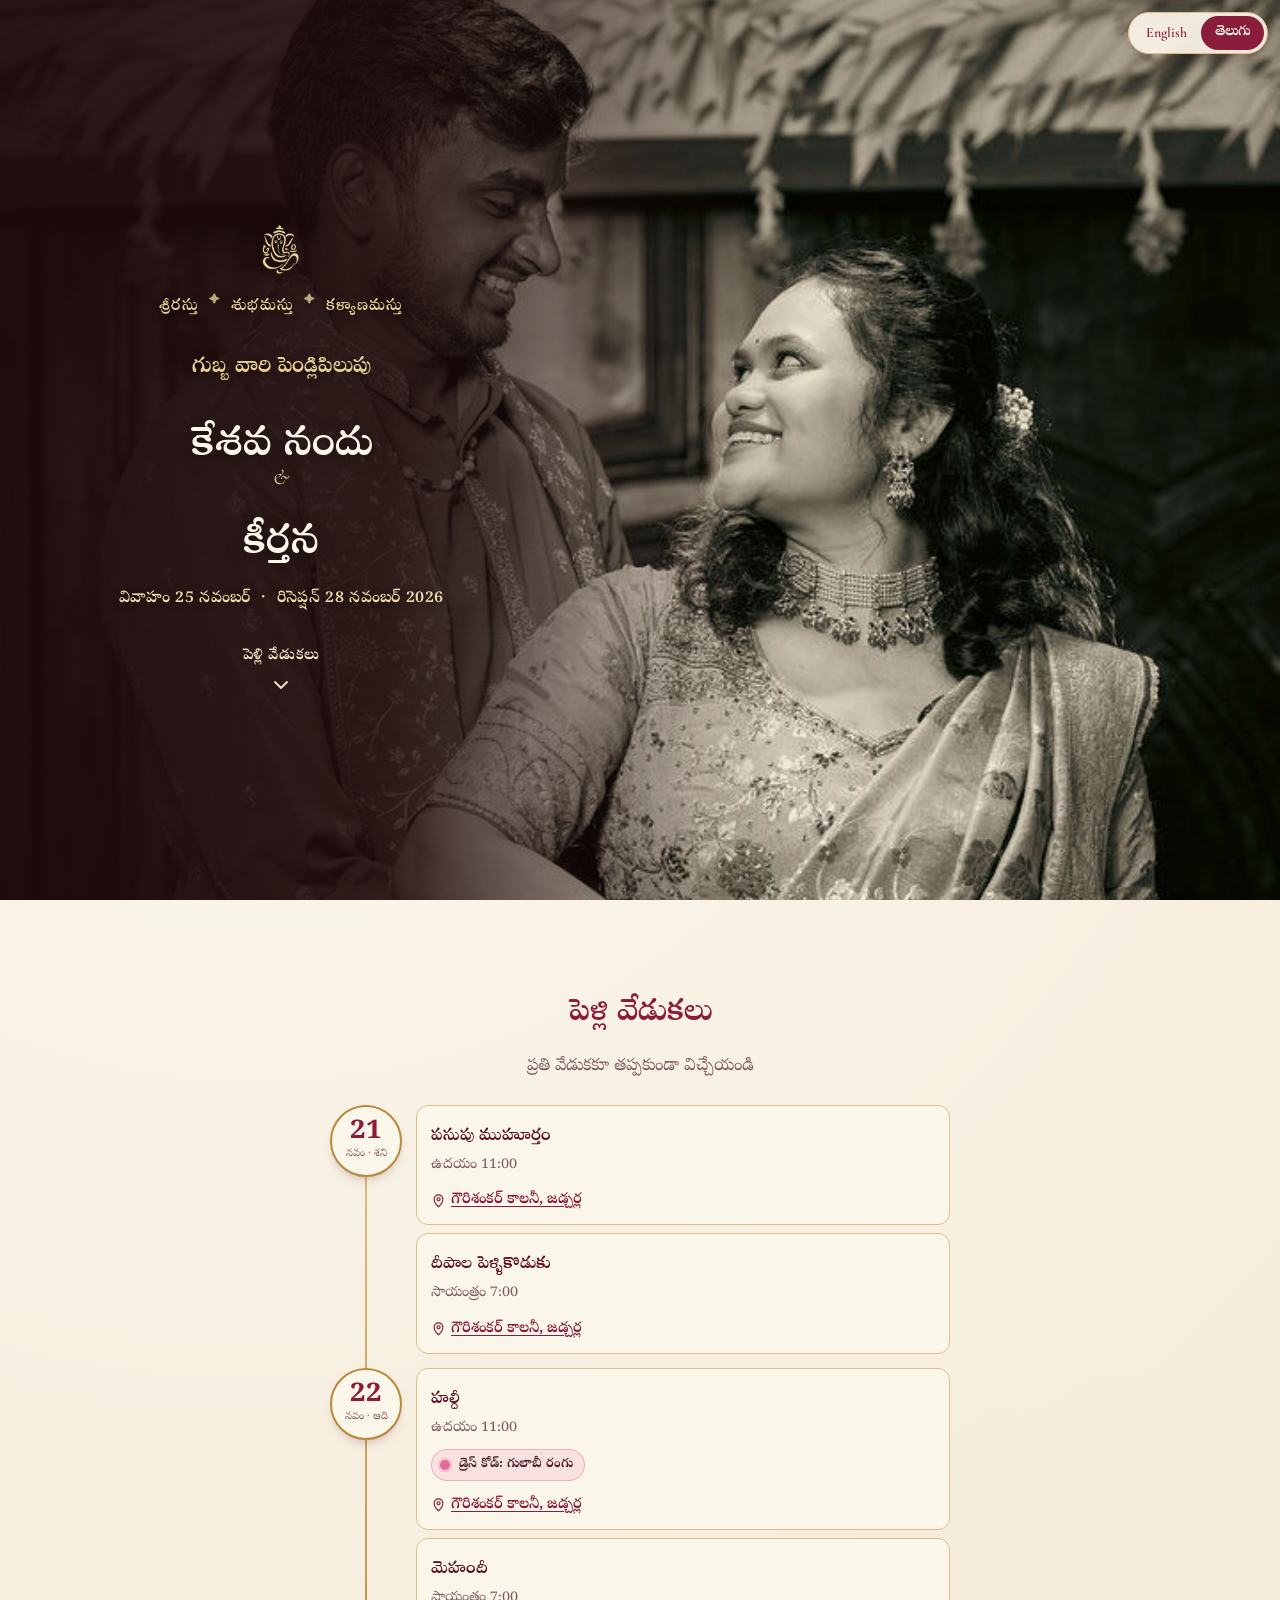
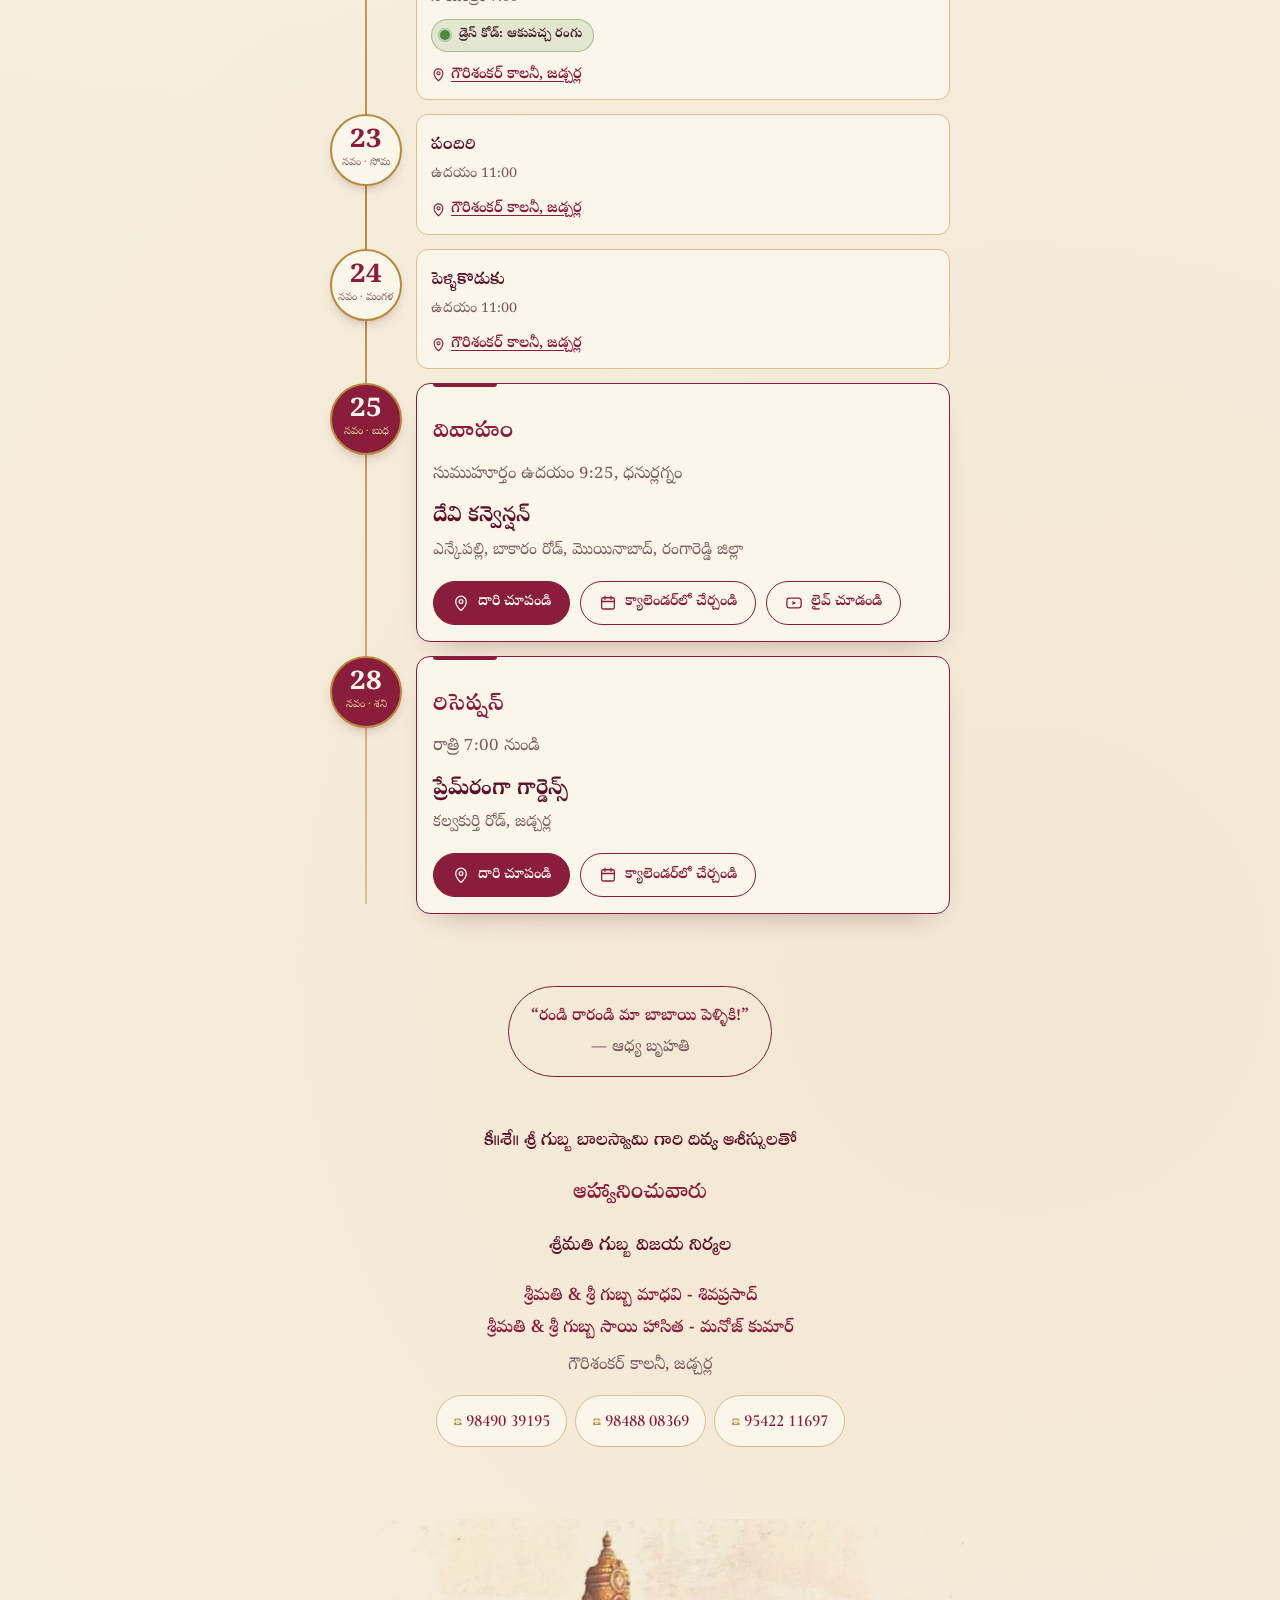
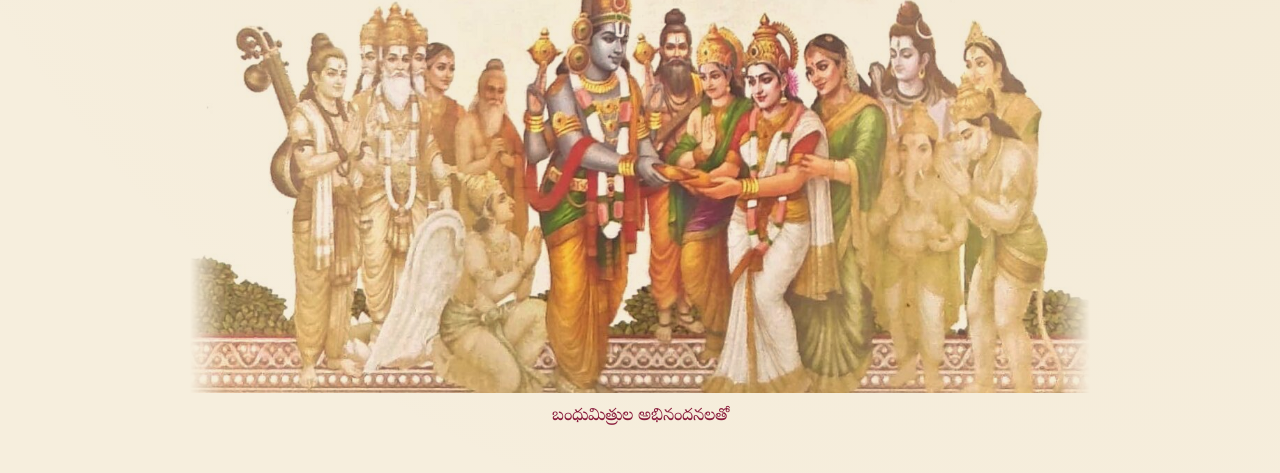
<file: index.html>
<!doctype html>
<html lang="te" data-lang="te">
<head>
<meta charset="utf-8">
<meta name="viewport" content="width=device-width, initial-scale=1, viewport-fit=cover">
<title>Keshava Nandu weds Keerthana</title>
<meta name="description" content="Gubba vari Pendli Pilupu — the wedding of Chi. Keshava Nandu with Chi.La.Sou. Keerthana, Wednesday 25 November 2026, 9:25 AM, Devi Convention.">
<!-- Private family invitation: ask search engines not to list it -->
<meta name="robots" content="noindex, nofollow">
<meta name="theme-color" content="#8a1c3c">

<!-- WhatsApp / social link preview -->
<meta property="og:type" content="website">
<meta property="og:title" content="గుబ్బ వారి పెండ్లిపిలుపు · కేశవ నందు &amp; కీర్తన">
<meta property="og:description" content="వివాహం 25 నవంబర్ · రిసెప్షన్ 28 నవంబర్ 2026">
<meta property="og:url" content="https://manoj036.github.io/keshava-nandu-weds-keerthana/">
<meta property="og:image" content="https://manoj036.github.io/keshava-nandu-weds-keerthana/assets/art/og-invite-te.jpg">
<meta property="og:image:width" content="1200">
<meta property="og:image:height" content="630">
<meta property="og:image:type" content="image/jpeg">
<meta property="og:image:alt" content="కేశవ నందు &amp; కీర్తన. వివాహం 25 నవంబర్, రిసెప్షన్ 28 నవంబర్ 2026">
<meta property="og:site_name" content="గుబ్బ వారి పెండ్లిపిలుపు">
<meta property="og:locale" content="te_IN">
<meta name="twitter:card" content="summary_large_image">

<link rel="icon" href="assets/art/ganesha.png" type="image/png">
<link rel="preconnect" href="https://fonts.googleapis.com">
<link rel="preconnect" href="https://fonts.gstatic.com" crossorigin>
<link href="https://fonts.googleapis.com/css2?family=Cormorant+Garamond:ital,wght@0,400;0,500;0,600;0,700;1,500&family=Great+Vibes&family=Noto+Serif+Telugu:wght@400;500;600;700&family=Sree+Krushnadevaraya&display=swap" rel="stylesheet">
<link rel="preload" as="image" href="assets/img/hero-tall.jpg" media="(max-width: 700px)">
<link rel="preload" as="image" href="assets/img/hero-wide.jpg" media="(min-width: 701px)">
<link rel="stylesheet" href="assets/css/style.css">
</head>
<body>
<div class="petals" id="petals" aria-hidden="true"></div>


<!-- Language toggle -->
<div class="lang-toggle" role="group" aria-label="Language / భాష">
  <button type="button" data-set-lang="en" aria-pressed="false">English</button>
  <button type="button" data-set-lang="te" aria-pressed="true" lang="te">తెలుగు</button>
</div>

<main>

  <!-- ============ HERO ============ -->
  <header class="hero">
    <picture class="hero-bg">
      <source media="(max-width: 700px)" srcset="assets/img/hero-tall.jpg">
      <img src="assets/img/hero-wide.jpg" alt="Keshava Nandu and Keerthana" width="1600" height="1067" fetchpriority="high">
    </picture>
    <div class="hero-shade" aria-hidden="true"></div>

    <div class="hero-content">
      <img class="hero-ganesha" src="assets/art/ganesha-gold.png" alt="Sri Ganesha" width="270" height="320">
      <p class="trio">
        <span data-l="en">Srirasthu</span><span data-l="te">శ్రీరస్తు</span>
        <i aria-hidden="true">✦</i>
        <span data-l="en">Shubhamasthu</span><span data-l="te">శుభమస్తు</span>
        <i aria-hidden="true">✦</i>
        <span data-l="en">Kalyanamasthu</span><span data-l="te">కళ్యాణమస్తు</span>
      </p>
      <p class="hero-kicker">
        <span data-l="en">You are cordially invited to the wedding of</span>
        <span data-l="te">గుబ్బ వారి పెండ్లిపిలుపు</span>
      </p>
      <h1 class="hero-names">
        <span data-l="en">Keshava Nandu</span><span data-l="te" class="te-nm">కేశవ నందు</span>
        <span class="amp" aria-hidden="true">&amp;</span>
        <span data-l="en">Keerthana</span><span data-l="te" class="te-nm">కీర్తన</span>
      </h1>
      <p class="hero-dates">
        <span data-l="en"><span class="hd">Wedding 25 November</span><span class="hd-dot"> &nbsp;·&nbsp; </span><span class="hd">Reception 28 November 2026</span></span>
        <span data-l="te"><span class="hd">వివాహం 25 నవంబర్</span><span class="hd-dot"> &nbsp;·&nbsp; </span><span class="hd">రిసెప్షన్ 28 నవంబర్ 2026</span></span>
      </p>
      <a class="hero-cue" href="#events">
        <span data-l="en">Wedding events</span><span data-l="te">పెళ్లి వేడుకలు</span>
        <svg viewBox="0 0 24 24" aria-hidden="true"><path d="M6 9l6 6 6-6" fill="none" stroke="currentColor" stroke-width="1.8" stroke-linecap="round" stroke-linejoin="round"/></svg>
      </a>
    </div>
  </header>

  <!-- ============ EVENTS ============ -->
  <section class="events" id="events">
    <h2 class="section-title">
      <span data-l="en">Wedding Events</span><span data-l="te">పెళ్లి వేడుకలు</span>
    </h2>
    <p class="events-sub">
      <span data-l="en">Please join us for each one</span>
      <span data-l="te">ప్రతి వేడుకకూ తప్పకుండా విచ్చేయండి</span>
    </p>
    <ol class="timeline">
      <li class="tl-day">
        <div class="tl-date"><b>21</b><span data-l="en">Nov · Sat</span><span data-l="te">నవం · శని</span></div>
        <div class="tl-items">
          <div class="tl-ev"><h3><span data-l="en">Pasupu Muhurtham</span><span data-l="te">పసుపు ముహూర్తం</span></h3><p><span data-l="en">Morning · 11:00 AM</span><span data-l="te">ఉదయం 11:00</span></p>
            <a class="tl-pin" href="https://maps.app.goo.gl/qqaBnCXcWdu9dxw76" target="_blank" rel="noopener"><svg viewBox="0 0 24 24" aria-hidden="true"><path d="M12 22s7-6.2 7-12a7 7 0 10-14 0c0 5.8 7 12 7 12z" fill="none" stroke="currentColor" stroke-width="1.8"/><circle cx="12" cy="10" r="2.5" fill="none" stroke="currentColor" stroke-width="1.8"/></svg><span data-l="en">Gowrishankar Colony, Jadcherla</span><span data-l="te">గౌరిశంకర్ కాలనీ, జడ్చర్ల</span></a></div>
          <div class="tl-ev"><h3><span data-l="en">Deepala Pellikoduku</span><span data-l="te">దీపాల పెళ్ళికొడుకు</span></h3><p><span data-l="en">Evening · 7:00 PM</span><span data-l="te">సాయంత్రం 7:00</span></p>
            <a class="tl-pin" href="https://maps.app.goo.gl/qqaBnCXcWdu9dxw76" target="_blank" rel="noopener"><svg viewBox="0 0 24 24" aria-hidden="true"><path d="M12 22s7-6.2 7-12a7 7 0 10-14 0c0 5.8 7 12 7 12z" fill="none" stroke="currentColor" stroke-width="1.8"/><circle cx="12" cy="10" r="2.5" fill="none" stroke="currentColor" stroke-width="1.8"/></svg><span data-l="en">Gowrishankar Colony, Jadcherla</span><span data-l="te">గౌరిశంకర్ కాలనీ, జడ్చర్ల</span></a></div>
        </div>
      </li>
      <li class="tl-day">
        <div class="tl-date"><b>22</b><span data-l="en">Nov · Sun</span><span data-l="te">నవం · ఆది</span></div>
        <div class="tl-items">
          <div class="tl-ev"><h3><span data-l="en">Haldi</span><span data-l="te">హల్దీ</span></h3><p><span data-l="en">Morning · 11:00 AM</span><span data-l="te">ఉదయం 11:00</span></p>
            <span class="dress" style="--dc:#e86a9a"><span data-l="en">Dress code: Pink</span><span data-l="te">డ్రెస్ కోడ్: గులాబీ రంగు</span></span>
            <a class="tl-pin" href="https://maps.app.goo.gl/qqaBnCXcWdu9dxw76" target="_blank" rel="noopener"><svg viewBox="0 0 24 24" aria-hidden="true"><path d="M12 22s7-6.2 7-12a7 7 0 10-14 0c0 5.8 7 12 7 12z" fill="none" stroke="currentColor" stroke-width="1.8"/><circle cx="12" cy="10" r="2.5" fill="none" stroke="currentColor" stroke-width="1.8"/></svg><span data-l="en">Gowrishankar Colony, Jadcherla</span><span data-l="te">గౌరిశంకర్ కాలనీ, జడ్చర్ల</span></a></div>
          <div class="tl-ev"><h3><span data-l="en">Mehandi</span><span data-l="te">మెహందీ</span></h3><p><span data-l="en">Evening · 7:00 PM</span><span data-l="te">సాయంత్రం 7:00</span></p>
            <span class="dress" style="--dc:#4f8a3c"><span data-l="en">Dress code: Green</span><span data-l="te">డ్రెస్ కోడ్: ఆకుపచ్చ రంగు</span></span>
            <a class="tl-pin" href="https://maps.app.goo.gl/qqaBnCXcWdu9dxw76" target="_blank" rel="noopener"><svg viewBox="0 0 24 24" aria-hidden="true"><path d="M12 22s7-6.2 7-12a7 7 0 10-14 0c0 5.8 7 12 7 12z" fill="none" stroke="currentColor" stroke-width="1.8"/><circle cx="12" cy="10" r="2.5" fill="none" stroke="currentColor" stroke-width="1.8"/></svg><span data-l="en">Gowrishankar Colony, Jadcherla</span><span data-l="te">గౌరిశంకర్ కాలనీ, జడ్చర్ల</span></a></div>
        </div>
      </li>
      <li class="tl-day">
        <div class="tl-date"><b>23</b><span data-l="en">Nov · Mon</span><span data-l="te">నవం · సోమ</span></div>
        <div class="tl-items">
          <div class="tl-ev"><h3><span data-l="en">Pandiri</span><span data-l="te">పందిరి</span></h3><p><span data-l="en">Morning · 11:00 AM</span><span data-l="te">ఉదయం 11:00</span></p>
            <a class="tl-pin" href="https://maps.app.goo.gl/qqaBnCXcWdu9dxw76" target="_blank" rel="noopener"><svg viewBox="0 0 24 24" aria-hidden="true"><path d="M12 22s7-6.2 7-12a7 7 0 10-14 0c0 5.8 7 12 7 12z" fill="none" stroke="currentColor" stroke-width="1.8"/><circle cx="12" cy="10" r="2.5" fill="none" stroke="currentColor" stroke-width="1.8"/></svg><span data-l="en">Gowrishankar Colony, Jadcherla</span><span data-l="te">గౌరిశంకర్ కాలనీ, జడ్చర్ల</span></a></div>
        </div>
      </li>
      <li class="tl-day">
        <div class="tl-date"><b>24</b><span data-l="en">Nov · Tue</span><span data-l="te">నవం · మంగళ</span></div>
        <div class="tl-items">
          <div class="tl-ev"><h3><span data-l="en">Pellikoduku</span><span data-l="te">పెళ్ళికొడుకు</span></h3><p><span data-l="en">Morning · 11:00 AM</span><span data-l="te">ఉదయం 11:00</span></p>
            <a class="tl-pin" href="https://maps.app.goo.gl/qqaBnCXcWdu9dxw76" target="_blank" rel="noopener"><svg viewBox="0 0 24 24" aria-hidden="true"><path d="M12 22s7-6.2 7-12a7 7 0 10-14 0c0 5.8 7 12 7 12z" fill="none" stroke="currentColor" stroke-width="1.8"/><circle cx="12" cy="10" r="2.5" fill="none" stroke="currentColor" stroke-width="1.8"/></svg><span data-l="en">Gowrishankar Colony, Jadcherla</span><span data-l="te">గౌరిశంకర్ కాలనీ, జడ్చర్ల</span></a></div>
        </div>
      </li>
      <li class="tl-day main">
        <div class="tl-date"><b>25</b><span data-l="en">Nov · Wed</span><span data-l="te">నవం · బుధ</span></div>
        <div class="tl-items">
          <article class="event tl-card">
            <h3><span data-l="en">Wedding</span><span data-l="te">వివాహం</span></h3>
            <p class="ev-time">
              <span data-l="en">Sumuhurtham 9:25 AM, Dhanur Lagnam</span>
              <span data-l="te">సుముహూర్తం ఉదయం 9:25, ధనుర్లగ్నం</span>
            </p>
            <p class="ev-venue"><span data-l="en">Devi Convention</span><span data-l="te">దేవి కన్వెన్షన్</span></p>
            <p class="ev-addr">
              <span data-l="en">Yenkepalle, Bakaram Road, Moinabad, Ranga Reddy District</span>
              <span data-l="te">ఎన్కేపల్లి, బాకారం రోడ్, మొయినాబాద్, రంగారెడ్డి జిల్లా</span>
            </p>
            <div class="ev-actions">
              <a class="btn primary" href="https://maps.app.goo.gl/5psFfZjRLcySoqzb9" target="_blank" rel="noopener">
                <svg viewBox="0 0 24 24" aria-hidden="true"><path d="M12 22s7-6.2 7-12a7 7 0 10-14 0c0 5.8 7 12 7 12z" fill="none" stroke="currentColor" stroke-width="1.7"/><circle cx="12" cy="10" r="2.5" fill="none" stroke="currentColor" stroke-width="1.7"/></svg>
                <span data-l="en">Directions</span><span data-l="te">దారి చూపండి</span>
              </a>
              <details class="cal">
                <summary class="btn">
                  <svg viewBox="0 0 24 24" aria-hidden="true"><rect x="3.5" y="5" width="17" height="15" rx="2" fill="none" stroke="currentColor" stroke-width="1.7"/><path d="M3.5 10h17M8 3v4M16 3v4" stroke="currentColor" stroke-width="1.7" stroke-linecap="round"/></svg>
                  <span data-l="en">Add to calendar</span><span data-l="te">క్యాలెండర్‌లో చేర్చండి</span>
                </summary>
                <div class="cal-menu">
                  <a href="assets/cal/muhurtham.ics" download>Apple / Outlook (.ics)</a>
                  <a href="https://calendar.google.com/calendar/render?action=TEMPLATE&amp;text=Keshava%20Nandu%20weds%20Keerthana%20%E2%80%94%20Sumuhurtham&amp;dates=20261125T035500Z/20261125T070000Z&amp;details=Sumuhurtham%20at%2009%3A25%20AM%20(Dhanur%20Lagnam).%20Map%3A%20https%3A%2F%2Fmaps.app.goo.gl%2F5psFfZjRLcySoqzb9&amp;location=Devi%20Convention%2C%20Yenkepalle%2C%20Bakaram%20Road%2C%20Moinabad%2C%20Ranga%20Reddy%20District" target="_blank" rel="noopener">Google Calendar</a>
                </div>
              </details>
              <a class="btn" href="https://youtube.com/live/WAI4tVVlI8w" target="_blank" rel="noopener" aria-label="Keshava Nandu &amp; Keerthana Wedding Ceremony Live Link">
                <svg viewBox="0 0 24 24" aria-hidden="true"><rect x="2.5" y="5.5" width="19" height="13" rx="3.5" fill="none" stroke="currentColor" stroke-width="1.7"/><path d="M10 9.3v5.4l4.8-2.7z" fill="currentColor"/></svg>
                <span data-l="en">Watch live</span><span data-l="te">లైవ్ చూడండి</span>
              </a>
            </div>
          </article>
        </div>
      </li>
      <li class="tl-day main">
        <div class="tl-date"><b>28</b><span data-l="en">Nov · Sat</span><span data-l="te">నవం · శని</span></div>
        <div class="tl-items">
          <article class="event tl-card">
            <h3><span data-l="en">Reception</span><span data-l="te">రిసెప్షన్</span></h3>
            <p class="ev-time">
              <span data-l="en">7:00 PM onwards</span>
              <span data-l="te">రాత్రి 7:00 నుండి</span>
            </p>
            <p class="ev-venue"><span data-l="en">Premranga Gardens</span><span data-l="te">ప్రేమ్‌రంగా గార్డెన్స్</span></p>
            <p class="ev-addr">
              <span data-l="en">Kalwakurthy Road, Jadcherla</span>
              <span data-l="te">కల్వకుర్తి రోడ్, జడ్చర్ల</span>
            </p>
            <div class="ev-actions">
              <a class="btn primary" href="https://g.co/kgs/dx36Kz" target="_blank" rel="noopener">
                <svg viewBox="0 0 24 24" aria-hidden="true"><path d="M12 22s7-6.2 7-12a7 7 0 10-14 0c0 5.8 7 12 7 12z" fill="none" stroke="currentColor" stroke-width="1.7"/><circle cx="12" cy="10" r="2.5" fill="none" stroke="currentColor" stroke-width="1.7"/></svg>
                <span data-l="en">Directions</span><span data-l="te">దారి చూపండి</span>
              </a>
              <details class="cal">
                <summary class="btn">
                  <svg viewBox="0 0 24 24" aria-hidden="true"><rect x="3.5" y="5" width="17" height="15" rx="2" fill="none" stroke="currentColor" stroke-width="1.7"/><path d="M3.5 10h17M8 3v4M16 3v4" stroke="currentColor" stroke-width="1.7" stroke-linecap="round"/></svg>
                  <span data-l="en">Add to calendar</span><span data-l="te">క్యాలెండర్‌లో చేర్చండి</span>
                </summary>
                <div class="cal-menu">
                  <a href="assets/cal/reception.ics" download>Apple / Outlook (.ics)</a>
                  <a href="https://calendar.google.com/calendar/render?action=TEMPLATE&amp;text=Keshava%20Nandu%20%26%20Keerthana%20%E2%80%94%20Reception&amp;dates=20261128T133000Z/20261128T173000Z&amp;details=Reception%2C%207%3A00%20PM%20onwards.%20Map%3A%20https%3A%2F%2Fg.co%2Fkgs%2Fdx36Kz&amp;location=Premranga%20Gardens%2C%20Kalwakurthy%20Road%2C%20Jadcherla" target="_blank" rel="noopener">Google Calendar</a>
                </div>
              </details>
            </div>
          </article>
        </div>
      </li>
    </ol>


  </section>

  <!-- ============ INVITED BY ============ -->
  <section class="hosts">
    <p class="niece">
      <span data-l="en">“Randi Rarandi Maa Babai Pelliki!”</span>
      <span data-l="te">“రండి రారండి మా బాబాయి పెళ్ళికి!”</span>
      <em class="niece-tr" data-l="en">Come, come to my Babai’s wedding!</em>
      <small><span data-l="en">— Aadhya Bruhathi</span><span data-l="te">— ఆధ్య బృహతి</span></small>
    </p>

    <p class="hosts-blessing">
      <span data-l="en">With the blessings of Late Sri Gubba Balaswamy</span>
      <span data-l="te">కీ॥శే॥ శ్రీ గుబ్బ బాలస్వామి గారి దివ్య ఆశీస్సులతో</span>
    </p>
    <h2 class="section-title small">
      <span data-l="en">Invited by</span><span data-l="te">ఆహ్వానించువారు</span>
    </h2>
    <p class="host-main">
      <span data-l="en">Smt. Gubba Vijaya Nirmala</span>
      <span data-l="te">శ్రీమతి గుబ్బ విజయ నిర్మల</span>
    </p>
    <p class="host-family">
      <span data-l="en">Smt. &amp; Sri Gubba Madhavi – Shivaprasad<br>Smt. &amp; Sri Gubba Sai Hasitha – Manoj Kumar</span>
      <span data-l="te">శ్రీమతి &amp; శ్రీ గుబ్బ మాధవి - శివప్రసాద్<br>శ్రీమతి &amp; శ్రీ గుబ్బ సాయి హాసిత - మనోజ్ కుమార్</span>
    </p>
    <p class="host-addr">
      <span data-l="en">Gowrishankar Colony, Jadcherla</span>
      <span data-l="te">గౌరిశంకర్ కాలనీ, జడ్చర్ల</span>
    </p>
    <div class="phones">
      <a href="tel:+919849039195">98490 39195</a>
      <a href="tel:+919848808369">98488 08369</a>
      <a href="tel:+919542211697">95422 11697</a>
    </div>
  </section>

  <!-- ============ SITA RAMA KALYANAM ============ -->
  <section class="kalyanam">
    <img src="assets/art/kalyanam.jpg" alt="Sita Rama Kalyanam, blessed by the gods and sages" width="1290" height="680" loading="lazy">
  </section>

  <footer class="foot">
    <p>
      <span data-l="en">With best compliments from near and dear</span>
      <span data-l="te">బంధుమిత్రుల అభినందనలతో</span>
    </p>
  </footer>
</main>

<script src="assets/js/main.js"></script>
</body>
</html>
</file>
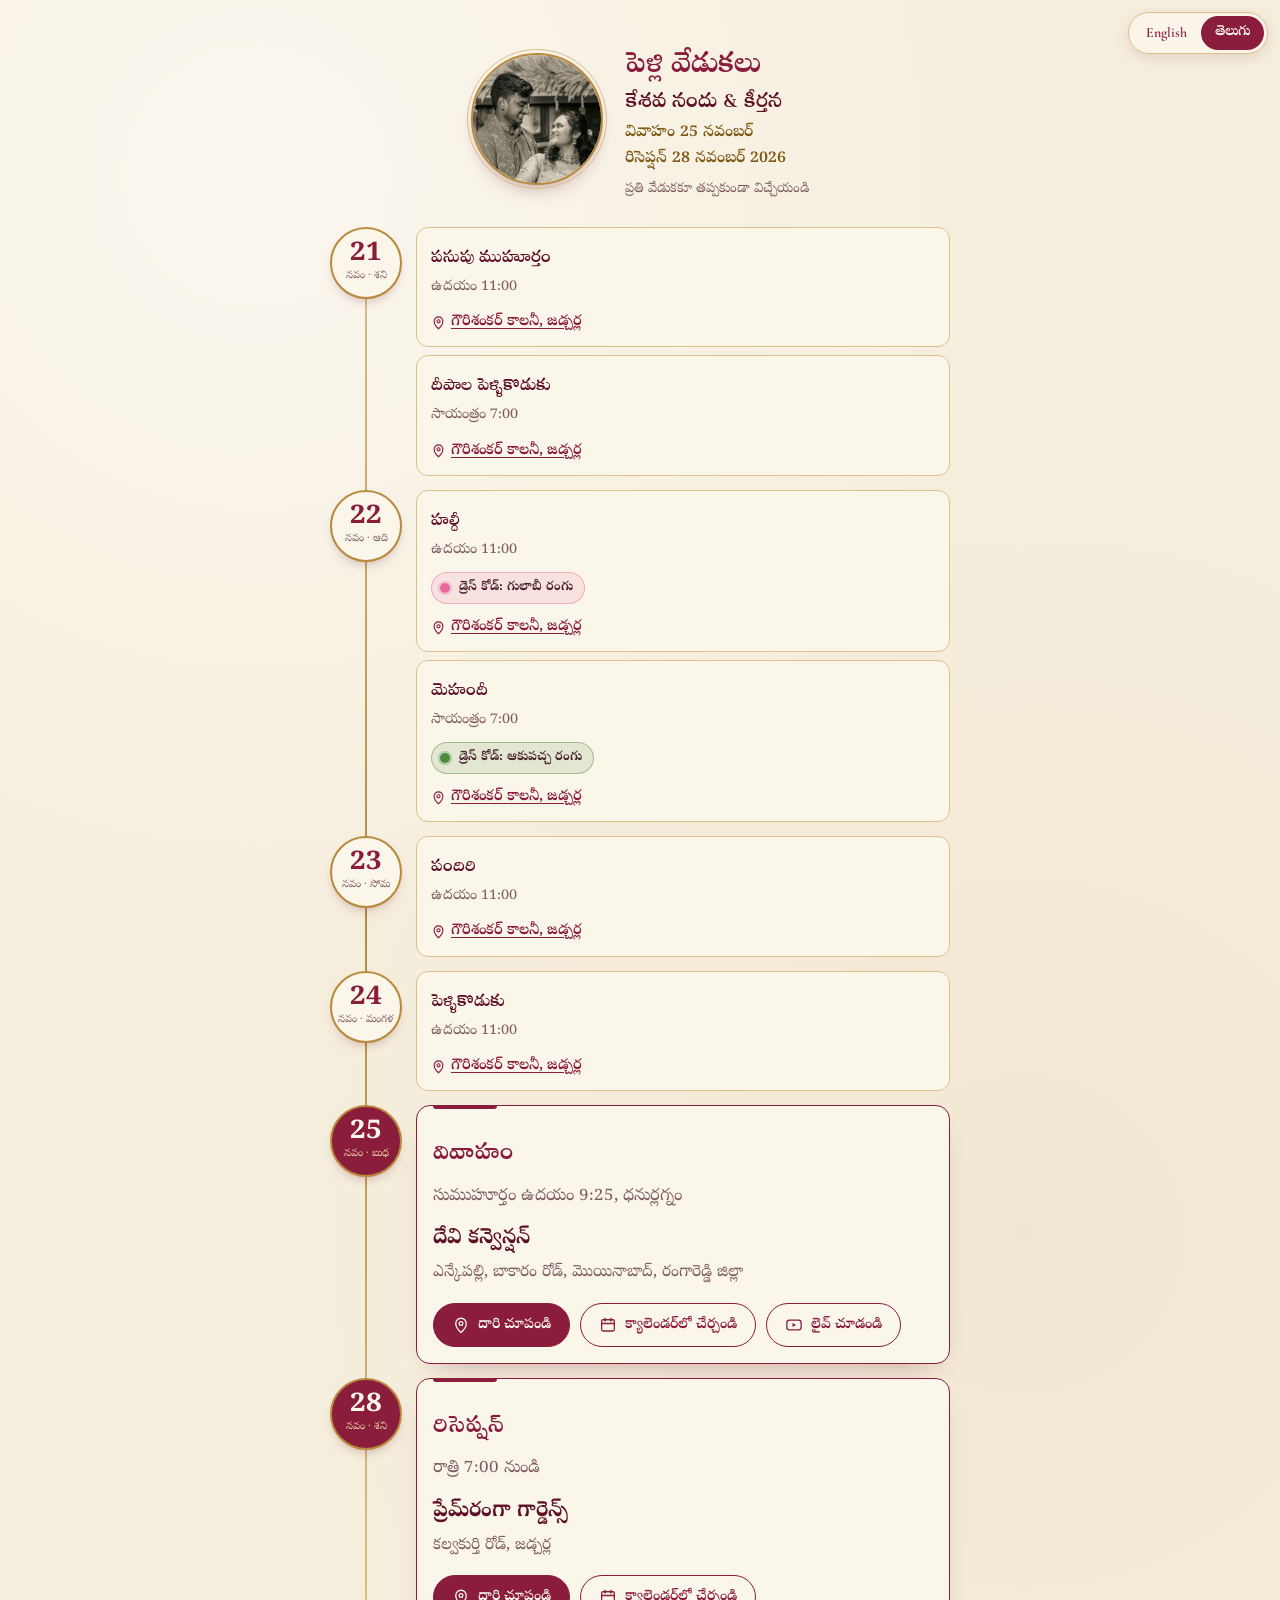
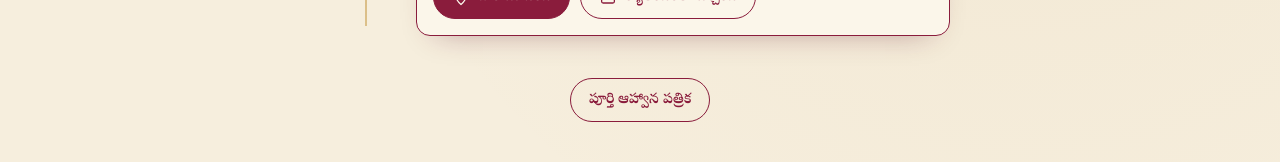
<file: events.html>
<!doctype html>
<html lang="te" data-lang="te">
<head>
<meta charset="utf-8">
<meta name="viewport" content="width=device-width, initial-scale=1, viewport-fit=cover">
<title>Wedding Events · Keshava Nandu &amp; Keerthana</title>
<meta name="description" content="Wedding events of Keshava Nandu and Keerthana, 21 to 28 November 2026: dates, times and directions for each one.">
<!-- Private family invitation: ask search engines not to list it -->
<meta name="robots" content="noindex, nofollow">
<meta name="theme-color" content="#8a1c3c">

<!-- WhatsApp / social link preview -->
<meta property="og:type" content="website">
<meta property="og:title" content="పెళ్లి వేడుకలు · కేశవ నందు &amp; కీర్తన">
<meta property="og:description" content="వివాహం 25 నవంబర్ · రిసెప్షన్ 28 నవంబర్ 2026. ప్రతి వేడుకకూ తప్పకుండా విచ్చేయండి.">
<meta property="og:url" content="https://manoj036.github.io/keshava-nandu-weds-keerthana/events.html">
<meta property="og:image" content="https://manoj036.github.io/keshava-nandu-weds-keerthana/assets/art/og-invite-te.jpg">
<meta property="og:image:width" content="1200">
<meta property="og:image:height" content="630">
<meta property="og:image:type" content="image/jpeg">
<meta property="og:image:alt" content="కేశవ నందు &amp; కీర్తన. వివాహం 25 నవంబర్, రిసెప్షన్ 28 నవంబర్ 2026">
<meta property="og:site_name" content="గుబ్బ వారి పెండ్లిపిలుపు">
<meta property="og:locale" content="te_IN">
<meta name="twitter:card" content="summary_large_image">

<link rel="icon" href="assets/art/ganesha.png" type="image/png">
<link rel="preconnect" href="https://fonts.googleapis.com">
<link rel="preconnect" href="https://fonts.gstatic.com" crossorigin>
<link href="https://fonts.googleapis.com/css2?family=Cormorant+Garamond:ital,wght@0,400;0,500;0,600;0,700;1,500&family=Great+Vibes&family=Noto+Serif+Telugu:wght@400;500;600;700&family=Sree+Krushnadevaraya&display=swap" rel="stylesheet">
<link rel="preload" as="image" href="assets/img/couple-circle.jpg">
<link rel="stylesheet" href="assets/css/style.css">
</head>
<body class="events-page">
<div class="petals" id="petals" aria-hidden="true"></div>

<!-- Language toggle -->
<div class="lang-toggle" role="group" aria-label="Language / భాష">
  <button type="button" data-set-lang="en" aria-pressed="false">English</button>
  <button type="button" data-set-lang="te" aria-pressed="true" lang="te">తెలుగు</button>
</div>

<main>

  <!-- ============ HEADER: circle photo beside Wedding Events ============ -->
  <header class="evh">
    <img class="evh-photo" src="assets/img/couple-circle.jpg" alt="Keshava Nandu and Keerthana" width="360" height="360" fetchpriority="high">
    <div class="evh-text">
      <h1 class="section-title evh-title">
        <span data-l="en">Wedding Events</span><span data-l="te">పెళ్లి వేడుకలు</span>
      </h1>
      <p class="evh-names">
        <span data-l="en">Keshava Nandu &amp; Keerthana</span>
        <span data-l="te">కేశవ నందు &amp; కీర్తన</span>
      </p>
      <p class="evh-dates">
        <span data-l="en"><span class="hd">Wedding 25 November</span><span class="hd-dot"> &nbsp;·&nbsp; </span><span class="hd">Reception 28 November 2026</span></span>
        <span data-l="te"><span class="hd">వివాహం 25 నవంబర్</span><span class="hd-dot"> &nbsp;·&nbsp; </span><span class="hd">రిసెప్షన్ 28 నవంబర్ 2026</span></span>
      </p>
      <p class="evh-join">
        <span data-l="en">Please join us for each one</span>
        <span data-l="te">ప్రతి వేడుకకూ తప్పకుండా విచ్చేయండి</span>
      </p>
    </div>
  </header>

  <!-- ============ EVENTS (same schedule as index.html: keep the two in step) ============ -->
  <section class="events" id="events" aria-label="Wedding events">
    <ol class="timeline">
      <li class="tl-day">
        <div class="tl-date"><b>21</b><span data-l="en">Nov · Sat</span><span data-l="te">నవం · శని</span></div>
        <div class="tl-items">
          <div class="tl-ev"><h3><span data-l="en">Pasupu Muhurtham</span><span data-l="te">పసుపు ముహూర్తం</span></h3><p><span data-l="en">Morning · 11:00 AM</span><span data-l="te">ఉదయం 11:00</span></p>
            <a class="tl-pin" href="https://maps.app.goo.gl/qqaBnCXcWdu9dxw76" target="_blank" rel="noopener"><svg viewBox="0 0 24 24" aria-hidden="true"><path d="M12 22s7-6.2 7-12a7 7 0 10-14 0c0 5.8 7 12 7 12z" fill="none" stroke="currentColor" stroke-width="1.8"/><circle cx="12" cy="10" r="2.5" fill="none" stroke="currentColor" stroke-width="1.8"/></svg><span data-l="en">Gowrishankar Colony, Jadcherla</span><span data-l="te">గౌరిశంకర్ కాలనీ, జడ్చర్ల</span></a></div>
          <div class="tl-ev"><h3><span data-l="en">Deepala Pellikoduku</span><span data-l="te">దీపాల పెళ్ళికొడుకు</span></h3><p><span data-l="en">Evening · 7:00 PM</span><span data-l="te">సాయంత్రం 7:00</span></p>
            <a class="tl-pin" href="https://maps.app.goo.gl/qqaBnCXcWdu9dxw76" target="_blank" rel="noopener"><svg viewBox="0 0 24 24" aria-hidden="true"><path d="M12 22s7-6.2 7-12a7 7 0 10-14 0c0 5.8 7 12 7 12z" fill="none" stroke="currentColor" stroke-width="1.8"/><circle cx="12" cy="10" r="2.5" fill="none" stroke="currentColor" stroke-width="1.8"/></svg><span data-l="en">Gowrishankar Colony, Jadcherla</span><span data-l="te">గౌరిశంకర్ కాలనీ, జడ్చర్ల</span></a></div>
        </div>
      </li>
      <li class="tl-day">
        <div class="tl-date"><b>22</b><span data-l="en">Nov · Sun</span><span data-l="te">నవం · ఆది</span></div>
        <div class="tl-items">
          <div class="tl-ev"><h3><span data-l="en">Haldi</span><span data-l="te">హల్దీ</span></h3><p><span data-l="en">Morning · 11:00 AM</span><span data-l="te">ఉదయం 11:00</span></p>
            <span class="dress" style="--dc:#e86a9a"><span data-l="en">Dress code: Pink</span><span data-l="te">డ్రెస్ కోడ్: గులాబీ రంగు</span></span>
            <a class="tl-pin" href="https://maps.app.goo.gl/qqaBnCXcWdu9dxw76" target="_blank" rel="noopener"><svg viewBox="0 0 24 24" aria-hidden="true"><path d="M12 22s7-6.2 7-12a7 7 0 10-14 0c0 5.8 7 12 7 12z" fill="none" stroke="currentColor" stroke-width="1.8"/><circle cx="12" cy="10" r="2.5" fill="none" stroke="currentColor" stroke-width="1.8"/></svg><span data-l="en">Gowrishankar Colony, Jadcherla</span><span data-l="te">గౌరిశంకర్ కాలనీ, జడ్చర్ల</span></a></div>
          <div class="tl-ev"><h3><span data-l="en">Mehandi</span><span data-l="te">మెహందీ</span></h3><p><span data-l="en">Evening · 7:00 PM</span><span data-l="te">సాయంత్రం 7:00</span></p>
            <span class="dress" style="--dc:#4f8a3c"><span data-l="en">Dress code: Green</span><span data-l="te">డ్రెస్ కోడ్: ఆకుపచ్చ రంగు</span></span>
            <a class="tl-pin" href="https://maps.app.goo.gl/qqaBnCXcWdu9dxw76" target="_blank" rel="noopener"><svg viewBox="0 0 24 24" aria-hidden="true"><path d="M12 22s7-6.2 7-12a7 7 0 10-14 0c0 5.8 7 12 7 12z" fill="none" stroke="currentColor" stroke-width="1.8"/><circle cx="12" cy="10" r="2.5" fill="none" stroke="currentColor" stroke-width="1.8"/></svg><span data-l="en">Gowrishankar Colony, Jadcherla</span><span data-l="te">గౌరిశంకర్ కాలనీ, జడ్చర్ల</span></a></div>
        </div>
      </li>
      <li class="tl-day">
        <div class="tl-date"><b>23</b><span data-l="en">Nov · Mon</span><span data-l="te">నవం · సోమ</span></div>
        <div class="tl-items">
          <div class="tl-ev"><h3><span data-l="en">Pandiri</span><span data-l="te">పందిరి</span></h3><p><span data-l="en">Morning · 11:00 AM</span><span data-l="te">ఉదయం 11:00</span></p>
            <a class="tl-pin" href="https://maps.app.goo.gl/qqaBnCXcWdu9dxw76" target="_blank" rel="noopener"><svg viewBox="0 0 24 24" aria-hidden="true"><path d="M12 22s7-6.2 7-12a7 7 0 10-14 0c0 5.8 7 12 7 12z" fill="none" stroke="currentColor" stroke-width="1.8"/><circle cx="12" cy="10" r="2.5" fill="none" stroke="currentColor" stroke-width="1.8"/></svg><span data-l="en">Gowrishankar Colony, Jadcherla</span><span data-l="te">గౌరిశంకర్ కాలనీ, జడ్చర్ల</span></a></div>
        </div>
      </li>
      <li class="tl-day">
        <div class="tl-date"><b>24</b><span data-l="en">Nov · Tue</span><span data-l="te">నవం · మంగళ</span></div>
        <div class="tl-items">
          <div class="tl-ev"><h3><span data-l="en">Pellikoduku</span><span data-l="te">పెళ్ళికొడుకు</span></h3><p><span data-l="en">Morning · 11:00 AM</span><span data-l="te">ఉదయం 11:00</span></p>
            <a class="tl-pin" href="https://maps.app.goo.gl/qqaBnCXcWdu9dxw76" target="_blank" rel="noopener"><svg viewBox="0 0 24 24" aria-hidden="true"><path d="M12 22s7-6.2 7-12a7 7 0 10-14 0c0 5.8 7 12 7 12z" fill="none" stroke="currentColor" stroke-width="1.8"/><circle cx="12" cy="10" r="2.5" fill="none" stroke="currentColor" stroke-width="1.8"/></svg><span data-l="en">Gowrishankar Colony, Jadcherla</span><span data-l="te">గౌరిశంకర్ కాలనీ, జడ్చర్ల</span></a></div>
        </div>
      </li>
      <li class="tl-day main">
        <div class="tl-date"><b>25</b><span data-l="en">Nov · Wed</span><span data-l="te">నవం · బుధ</span></div>
        <div class="tl-items">
          <article class="event tl-card">
            <h3><span data-l="en">Wedding</span><span data-l="te">వివాహం</span></h3>
            <p class="ev-time">
              <span data-l="en">Sumuhurtham 9:25 AM, Dhanur Lagnam</span>
              <span data-l="te">సుముహూర్తం ఉదయం 9:25, ధనుర్లగ్నం</span>
            </p>
            <p class="ev-venue"><span data-l="en">Devi Convention</span><span data-l="te">దేవి కన్వెన్షన్</span></p>
            <p class="ev-addr">
              <span data-l="en">Yenkepalle, Bakaram Road, Moinabad, Ranga Reddy District</span>
              <span data-l="te">ఎన్కేపల్లి, బాకారం రోడ్, మొయినాబాద్, రంగారెడ్డి జిల్లా</span>
            </p>
            <div class="ev-actions">
              <a class="btn primary" href="https://maps.app.goo.gl/5psFfZjRLcySoqzb9" target="_blank" rel="noopener">
                <svg viewBox="0 0 24 24" aria-hidden="true"><path d="M12 22s7-6.2 7-12a7 7 0 10-14 0c0 5.8 7 12 7 12z" fill="none" stroke="currentColor" stroke-width="1.7"/><circle cx="12" cy="10" r="2.5" fill="none" stroke="currentColor" stroke-width="1.7"/></svg>
                <span data-l="en">Directions</span><span data-l="te">దారి చూపండి</span>
              </a>
              <details class="cal">
                <summary class="btn">
                  <svg viewBox="0 0 24 24" aria-hidden="true"><rect x="3.5" y="5" width="17" height="15" rx="2" fill="none" stroke="currentColor" stroke-width="1.7"/><path d="M3.5 10h17M8 3v4M16 3v4" stroke="currentColor" stroke-width="1.7" stroke-linecap="round"/></svg>
                  <span data-l="en">Add to calendar</span><span data-l="te">క్యాలెండర్‌లో చేర్చండి</span>
                </summary>
                <div class="cal-menu">
                  <a href="assets/cal/muhurtham.ics" download>Apple / Outlook (.ics)</a>
                  <a href="https://calendar.google.com/calendar/render?action=TEMPLATE&amp;text=Keshava%20Nandu%20weds%20Keerthana%20%E2%80%94%20Sumuhurtham&amp;dates=20261125T035500Z/20261125T070000Z&amp;details=Sumuhurtham%20at%2009%3A25%20AM%20(Dhanur%20Lagnam).%20Map%3A%20https%3A%2F%2Fmaps.app.goo.gl%2F5psFfZjRLcySoqzb9&amp;location=Devi%20Convention%2C%20Yenkepalle%2C%20Bakaram%20Road%2C%20Moinabad%2C%20Ranga%20Reddy%20District" target="_blank" rel="noopener">Google Calendar</a>
                </div>
              </details>
              <a class="btn" href="https://youtube.com/live/WAI4tVVlI8w" target="_blank" rel="noopener" aria-label="Keshava Nandu &amp; Keerthana Wedding Ceremony Live Link">
                <svg viewBox="0 0 24 24" aria-hidden="true"><rect x="2.5" y="5.5" width="19" height="13" rx="3.5" fill="none" stroke="currentColor" stroke-width="1.7"/><path d="M10 9.3v5.4l4.8-2.7z" fill="currentColor"/></svg>
                <span data-l="en">Watch live</span><span data-l="te">లైవ్ చూడండి</span>
              </a>
            </div>
          </article>
        </div>
      </li>
      <li class="tl-day main">
        <div class="tl-date"><b>28</b><span data-l="en">Nov · Sat</span><span data-l="te">నవం · శని</span></div>
        <div class="tl-items">
          <article class="event tl-card">
            <h3><span data-l="en">Reception</span><span data-l="te">రిసెప్షన్</span></h3>
            <p class="ev-time">
              <span data-l="en">7:00 PM onwards</span>
              <span data-l="te">రాత్రి 7:00 నుండి</span>
            </p>
            <p class="ev-venue"><span data-l="en">Premranga Gardens</span><span data-l="te">ప్రేమ్‌రంగా గార్డెన్స్</span></p>
            <p class="ev-addr">
              <span data-l="en">Kalwakurthy Road, Jadcherla</span>
              <span data-l="te">కల్వకుర్తి రోడ్, జడ్చర్ల</span>
            </p>
            <div class="ev-actions">
              <a class="btn primary" href="https://g.co/kgs/dx36Kz" target="_blank" rel="noopener">
                <svg viewBox="0 0 24 24" aria-hidden="true"><path d="M12 22s7-6.2 7-12a7 7 0 10-14 0c0 5.8 7 12 7 12z" fill="none" stroke="currentColor" stroke-width="1.7"/><circle cx="12" cy="10" r="2.5" fill="none" stroke="currentColor" stroke-width="1.7"/></svg>
                <span data-l="en">Directions</span><span data-l="te">దారి చూపండి</span>
              </a>
              <details class="cal">
                <summary class="btn">
                  <svg viewBox="0 0 24 24" aria-hidden="true"><rect x="3.5" y="5" width="17" height="15" rx="2" fill="none" stroke="currentColor" stroke-width="1.7"/><path d="M3.5 10h17M8 3v4M16 3v4" stroke="currentColor" stroke-width="1.7" stroke-linecap="round"/></svg>
                  <span data-l="en">Add to calendar</span><span data-l="te">క్యాలెండర్‌లో చేర్చండి</span>
                </summary>
                <div class="cal-menu">
                  <a href="assets/cal/reception.ics" download>Apple / Outlook (.ics)</a>
                  <a href="https://calendar.google.com/calendar/render?action=TEMPLATE&amp;text=Keshava%20Nandu%20%26%20Keerthana%20%E2%80%94%20Reception&amp;dates=20261128T133000Z/20261128T173000Z&amp;details=Reception%2C%207%3A00%20PM%20onwards.%20Map%3A%20https%3A%2F%2Fg.co%2Fkgs%2Fdx36Kz&amp;location=Premranga%20Gardens%2C%20Kalwakurthy%20Road%2C%20Jadcherla" target="_blank" rel="noopener">Google Calendar</a>
                </div>
              </details>
            </div>
          </article>
        </div>
      </li>
    </ol>
  </section>

  <footer class="foot evp-foot">
    <a class="btn" href="index.html">
      <span data-l="en">View the full invitation</span><span data-l="te">పూర్తి ఆహ్వాన పత్రిక</span>
    </a>
  </footer>
</main>

<script src="assets/js/main.js"></script>
</body>
</html>
</file>
<file: assets/css/style.css>
/* ===== Gubba vari Pendli Pilupu — palette taken from the printed card ===== */
:root {
  --cream: #f6eedd;
  --paper: #fbf6ea;
  --maroon: #8a1c3c;
  --maroon-deep: #5e1027;
  --gold: #b8893b;
  --gold-soft: #dcc08a;
  --ink: #4a2630;
  --muted: #7d5a60;
  --leaf: #5f7a3a;
  --radius: 14px;
  --serif: "Cormorant Garamond", "Noto Serif Telugu", Georgia, serif;
  --script: "Great Vibes", "Cormorant Garamond", cursive;
  --telugu: "Noto Serif Telugu", "Ramaraja", serif;
  --telugu-display: "Ramaraja", "Noto Serif Telugu", serif;
  color-scheme: light;
}

*, *::before, *::after { box-sizing: border-box; }
html { scroll-behavior: smooth; -webkit-text-size-adjust: 100%; }
body {
  margin: 0;
  background: var(--cream);
  color: var(--ink);
  font-family: var(--serif);
  font-size: 19px;
  line-height: 1.55;
  overflow-x: hidden;
  /* subtle paper grain */
  background-image:
    radial-gradient(circle at 20% 10%, rgba(255,255,255,.55), transparent 40%),
    radial-gradient(circle at 80% 70%, rgba(184,137,59,.07), transparent 45%);
}
img { max-width: 100%; display: block; }
[hidden] { display: none !important; }
a { color: inherit; }

/* ----- language switching ----- */
html[data-lang="en"] [data-l="te"],
html[data-lang="te"] [data-l="en"] { display: none !important; }
html[data-lang="te"] body { font-family: var(--telugu); font-size: 17px; line-height: 1.85; }
[lang="te"], [data-l="te"] { font-family: var(--telugu); line-height: 1.85; }

.lang-toggle {
  position: fixed; top: max(12px, env(safe-area-inset-top)); right: 12px; z-index: 70;
  display: flex; background: rgba(251,246,234,.92); backdrop-filter: blur(6px);
  border: 1px solid var(--gold-soft); border-radius: 999px; padding: 3px;
  box-shadow: 0 4px 14px rgba(94,16,39,.12);
}
.lang-toggle button {
  font: 600 14px/1 var(--serif); color: var(--maroon); background: none; border: 0;
  padding: 8px 14px; border-radius: 999px; cursor: pointer; min-height: 34px;
}
.lang-toggle button[lang="te"] { font-family: var(--telugu); font-size: 14px; }
.lang-toggle button[aria-pressed="true"] { background: var(--maroon); color: var(--paper); }

main { max-width: 1100px; margin: 0 auto; padding: 0 16px; }

/* ===== HERO: full-bleed sepia photo ===== */
.hero {
  position: relative; isolation: isolate;
  width: 100vw; margin-left: calc(50% - 50vw);
  min-height: 100vh; min-height: 100svh;
  display: flex; align-items: flex-end; justify-content: center;
  text-align: center; color: #fbf3e3; overflow: hidden;
  background: #2a1c14;
}
.hero-bg, .hero-bg img { position: absolute; inset: 0; width: 100%; height: 100%; z-index: -2; }
.hero-bg img { object-fit: cover; object-position: 50% 22%; animation: hero-zoom 14s ease-out both; }
.hero-shade {
  position: absolute; inset: 0; z-index: -1;
  background:
    linear-gradient(180deg, rgba(28,14,10,.35) 0%, rgba(28,14,10,0) 16%, rgba(28,14,10,.05) 30%, rgba(32,14,12,.62) 46%, rgba(30,10,12,.86) 62%, rgba(30,10,12,.96) 100%);
}
.hero-content {
  width: 100%; max-width: 720px; padding: 0 20px calc(28px + env(safe-area-inset-bottom));
  animation: rise 1.2s .2s ease both;
}
.hero-ganesha { width: 46px; height: auto; margin: 0 auto 6px; filter: drop-shadow(0 0 3px rgba(20,8,8,.9)) drop-shadow(0 0 10px rgba(20,8,8,.7)); }
.trio {
  margin: 0 0 14px; color: #e9cf96; font-weight: 600; letter-spacing: .06em;
  display: flex; justify-content: center; align-items: center; gap: 10px; flex-wrap: wrap;
  font-size: clamp(13px, 3.4vw, 16px);
}
.trio i { font-style: normal; font-size: .7em; opacity: .8; }
.hero-kicker { margin: 0; font-style: italic; font-size: clamp(16px, 4.4vw, 21px); color: #f3e6cc; }
.hero-kicker [data-l="te"] { font-style: normal; font-family: var(--telugu-display); font-size: clamp(18px, 5vw, 24px); color: #e9cf96; }
.hero-names {
  margin: 4px 0 8px; font-weight: 400; line-height: 1.02;
  display: flex; flex-direction: column; align-items: center;
  font-family: var(--script); font-size: clamp(52px, 14vw, 92px); color: #fff8ea;
  text-shadow: 0 2px 18px rgba(0,0,0,.45);
}
.hero-names .amp { font-family: var(--serif); font-style: italic; font-size: .32em; color: #e9cf96; margin: 2px 0; }
.hero-names .te-nm { font-family: var(--telugu-display); font-size: .62em; line-height: 1.45; }
.hero-cue {
  display: inline-flex; flex-direction: column; align-items: center; gap: 0;
  margin-top: 18px; color: #f3e6cc; text-decoration: none; font-weight: 600; font-size: 15px; letter-spacing: .04em;
}
.hero-cue svg { width: 24px; height: 24px; animation: bob 1.8s ease-in-out infinite; }
@keyframes hero-zoom { from { transform: scale(1.08); } to { transform: scale(1); } }

/* ===== CARD SHEET ===== */
.card-sheet {
  position: relative; max-width: 760px; margin: 28px auto; padding: 14px;
  background: var(--paper); border-radius: 6px;
  box-shadow: 0 18px 40px -18px rgba(94,16,39,.35);
}
/* double border like the printed card */
.card-sheet::before {
  content: ""; position: absolute; inset: 8px; pointer-events: none;
  border: 2px solid var(--gold-soft); outline: 1px solid var(--maroon); outline-offset: 4px; border-radius: 3px;
  opacity: .8;
}
.sheet-inner { position: relative; padding: 34px 22px 28px; text-align: center; }
.deity-row { display: flex; justify-content: space-between; align-items: flex-start; margin-bottom: -40px; }
.deity-sm { width: 64px; height: auto; }
.deity-sm.wide { width: 96px; }
.sheet-title { margin: 0 0 14px; color: var(--maroon); font-weight: 400; line-height: 1.3; padding: 0 70px; }
.sheet-title .script { font-family: var(--script); font-size: clamp(38px, 9vw, 54px); }
.sheet-title [data-l="te"] { font-family: var(--telugu-display); font-size: clamp(20px, 5vw, 28px); display: block; }
.sloka { color: var(--maroon); font-size: 15.5px; margin: 6px 0 4px; }

.ornament { display: flex; align-items: center; justify-content: center; gap: 10px; color: var(--gold); margin: 16px 0; font-size: 18px; }
.ornament span { height: 1px; width: 72px; background: linear-gradient(90deg, transparent, var(--gold)); }
.ornament span:last-child { transform: scaleX(-1); }

.inv-text p { margin: 0 0 14px; }
.inv-text .blessing { color: var(--maroon); }
.inv-text .blessing strong { font-weight: 700; }
.couple-name { font-family: var(--script); font-size: clamp(38px, 9vw, 52px); color: var(--maroon); line-height: 1.1; margin: 6px 0 !important; }
.couple-name small { font-family: var(--serif); font-size: 17px; font-style: italic; color: var(--muted); }
.te-text .couple-name { font-family: var(--telugu-display); font-size: clamp(28px, 7vw, 38px); line-height: 1.6; }
.te-text .couple-name small { font-family: var(--telugu); font-style: normal; font-size: 15px; }
.with { font-style: italic; color: var(--muted); margin: 0 !important; }
.parents { color: var(--maroon-deep); font-weight: 600; }
.te-text { font-size: 16.5px; }
.br-wide { display: none; }
@media (min-width: 640px) { .br-wide { display: inline; } }

/* ===== COUNTDOWN ===== */
.countdown { text-align: center; margin: 40px auto; max-width: 640px; }
.cd-label { color: var(--maroon); font-weight: 600; font-size: 20px; margin: 0 0 12px; }
.cd-grid { display: grid; grid-template-columns: repeat(4, 1fr); gap: 10px; }
.cd-grid div {
  background: var(--paper); border: 1px solid var(--gold-soft); border-radius: var(--radius);
  padding: 14px 4px 10px; display: flex; flex-direction: column; align-items: center;
}
.cd-grid b { font-size: clamp(28px, 8vw, 42px); color: var(--maroon); font-weight: 600; line-height: 1; font-variant-numeric: lining-nums tabular-nums; }
.cd-grid span { font-size: 13px; letter-spacing: .08em; text-transform: uppercase; color: var(--muted); margin-top: 6px; }
.cd-grid span[data-l="te"] { text-transform: none; letter-spacing: 0; font-size: 13px; }
.cd-done { font-family: var(--script); font-size: 40px; color: var(--maroon); margin: 0; }
.cd-done [data-l="te"] { font-family: var(--telugu-display); font-size: 26px; }

/* ===== EVENTS ===== */
.events { text-align: center; margin: 56px auto 30px; }
.section-title { color: var(--maroon); font-family: var(--script); font-weight: 400; font-size: clamp(40px, 10vw, 56px); margin: 0 0 20px; line-height: 1.2; }
.section-title [data-l="te"] { font-family: var(--telugu-display); font-size: clamp(26px, 6.5vw, 34px); }
.section-title.small { font-size: 38px; margin-bottom: 8px; }
.section-title.small [data-l="te"] { font-size: 24px; }

.event-grid { display: grid; grid-template-columns: 1fr; gap: 18px; max-width: 900px; margin: 0 auto; }
@media (min-width: 760px) { .event-grid { grid-template-columns: 1fr 1fr; } }
.event {
  background: var(--paper); border-radius: var(--radius); padding: 26px 20px 22px;
  border: 1px solid var(--gold-soft); position: relative;
  box-shadow: 0 14px 30px -20px rgba(94,16,39,.45);
}
.event::before { content: ""; position: absolute; top: 0; left: 18%; right: 18%; height: 3px; background: var(--maroon); border-radius: 0 0 3px 3px; }
.event h3 { margin: 0 0 6px; color: var(--maroon); font-size: 28px; font-weight: 700; letter-spacing: .02em; }
.event h3 [data-l="te"] { font-family: var(--telugu-display); font-weight: 400; font-size: 26px; }
.event p { margin: 0; }
.ev-date { font-weight: 600; font-size: 19px; }
.ev-time { color: var(--muted); }
.ev-venue-label { margin-top: 14px !important; font-size: 13px; text-transform: uppercase; letter-spacing: .14em; color: var(--gold); font-weight: 700; }
.ev-venue-label [data-l="te"] { text-transform: none; letter-spacing: 0; font-size: 14px; }
.ev-venue { font-size: 24px; font-weight: 700; color: var(--maroon-deep); }
.ev-addr { color: var(--muted); font-size: 17px; }
.ev-actions { display: flex; gap: 10px; justify-content: center; flex-wrap: wrap; margin-top: 18px; }

.btn {
  display: inline-flex; align-items: center; gap: 8px; min-height: 44px; padding: 10px 18px;
  border-radius: 999px; border: 1.5px solid var(--maroon); color: var(--maroon); background: transparent;
  font: 600 16px/1 var(--serif); text-decoration: none; cursor: pointer; list-style: none;
  transition: background .2s, color .2s, transform .15s;
}
.btn [data-l="te"] { font-family: var(--telugu); font-size: 14.5px; line-height: 1.4; }
.btn svg { width: 18px; height: 18px; flex: none; }
.btn.primary { background: var(--maroon); color: var(--paper); }
.btn:hover { transform: translateY(-1px); }
.btn:focus-visible, .lang-toggle button:focus-visible { outline: 2px solid var(--gold); outline-offset: 2px; }
summary.btn::-webkit-details-marker { display: none; }
.cal { position: relative; }
.cal[open] summary.btn { background: rgba(138,28,60,.08); }
.cal-menu {
  position: absolute; z-index: 5; top: calc(100% + 6px); left: 50%; transform: translateX(-50%);
  background: var(--paper); border: 1px solid var(--gold-soft); border-radius: 12px; min-width: 210px;
  box-shadow: 0 14px 30px -10px rgba(94,16,39,.35); padding: 6px; display: flex; flex-direction: column;
}
.cal-menu a { padding: 11px 12px; border-radius: 8px; text-decoration: none; font-weight: 600; color: var(--maroon); font-size: 16px; }
.cal-menu a:hover { background: rgba(184,137,59,.14); }

/* ===== KALYANAM ===== */
.kalyanam { margin: 48px auto; max-width: 900px; }
.kalyanam img { width: 100%; height: auto; mix-blend-mode: multiply;
  -webkit-mask-image: linear-gradient(90deg, transparent, #000 8%, #000 92%, transparent);
          mask-image: linear-gradient(90deg, transparent, #000 4%, #000 96%, transparent); }

/* ===== HOSTS ===== */
.hosts { text-align: center; margin: 50px auto 10px; max-width: 640px; }
.niece {
  display: inline-block; margin: 0 0 40px; padding: 12px 22px; border: 1.5px solid var(--maroon);
  border-radius: 999px; color: var(--maroon); font-size: 19px; font-weight: 600; font-style: italic;
}
.niece [data-l="te"] { font-style: normal; font-size: 16px; }
.niece small { display: block; font-size: 15px; font-weight: 500; color: var(--muted); }
.host-main { font-size: 23px; font-weight: 700; color: var(--maroon-deep); margin: 0 0 14px; }
.host-main [data-l="te"] { font-size: 19px; }
.host-family { margin: 0 0 6px; font-weight: 600; color: var(--maroon); }
.host-addr { margin: 0 0 14px; color: var(--muted); }
.phones { display: flex; justify-content: center; flex-wrap: wrap; gap: 8px; }
.phones a {
  text-decoration: none; padding: 9px 16px; border-radius: 999px; background: var(--paper);
  border: 1px solid var(--gold-soft); color: var(--maroon); font-weight: 600; font-variant-numeric: lining-nums tabular-nums; font-family: var(--serif);
}
.phones a::before { content: "☎ "; color: var(--gold); }

.foot { text-align: center; padding: 34px 0 calc(40px + env(safe-area-inset-bottom)); color: var(--maroon); }
.foot img { width: 90px; height: auto; margin: 0 auto 8px; }
.foot p { margin: 0; font-style: italic; }
.foot [data-l="te"] { font-style: normal; }

/* ===== motion ===== */
@keyframes rise { from { opacity: 0; transform: translateY(14px); } to { opacity: 1; transform: none; } }
@keyframes bob { 0%,100% { transform: translateY(0); } 50% { transform: translateY(5px); } }
.reveal { opacity: 0; transform: translateY(18px); transition: opacity .8s ease, transform .8s ease; }
.reveal.in { opacity: 1; transform: none; }
@media (prefers-reduced-motion: reduce) {
  *, *::before, *::after { animation: none !important; transition: none !important; }
  .reveal { opacity: 1; transform: none; }
  html { scroll-behavior: auto; }
}

/* small phones: tighten the card */
@media (max-width: 420px) {
  .sheet-inner { padding: 30px 10px 24px; }
  .sheet-title { padding: 0 48px; }
  .deity-sm { width: 48px; } .deity-sm.wide { width: 70px; }
  .sloka { font-size: 13.5px; }
}


/* ===== PETAL SHOWER ===== */
.petals { position: fixed; inset: 0; pointer-events: none; z-index: 80; overflow: hidden; }
.petal {
  position: absolute; top: -40px; width: 14px; height: 18px; border-radius: 60% 0 60% 0; opacity: .95;
  animation: fall linear forwards;
}
.petal.marigold { background: radial-gradient(circle at 30% 30%, #ffc94a, #f08a12); }
.petal.jasmine { background: radial-gradient(circle at 30% 30%, #fff, #f3eadb); box-shadow: 0 0 0 1px rgba(184,137,59,.25); width: 11px; height: 15px; }
.petal.rose { background: radial-gradient(circle at 30% 30%, #e0567c, #a0193f); width: 12px; height: 15px; }
@keyframes fall {
  0%   { transform: translate(0, 0) rotate(0deg); }
  50%  { transform: translate(var(--sway, 30px), 55vh) rotate(260deg); }
  100% { transform: translate(calc(var(--sway, 30px) * -.6), 110vh) rotate(520deg); opacity: .8; }
}
@media (prefers-reduced-motion: reduce) { .petals { display: none; } }

/* ===== WEDDING-WEEK TIMELINE ===== */
.events-sub { margin: -10px 0 22px; color: var(--muted); font-style: italic; }
.events-sub [data-l="te"] { font-style: normal; }
.timeline { list-style: none; margin: 0 auto 30px; padding: 0; max-width: 620px; text-align: left; position: relative; }
.timeline::before { content: ""; position: absolute; left: 35px; top: 10px; bottom: 10px; width: 2px; background: linear-gradient(var(--gold-soft), var(--gold), var(--gold-soft)); }
.tl-day { display: grid; grid-template-columns: 72px 1fr; gap: 14px; align-items: start; margin-bottom: 14px; position: relative; }
.tl-date {
  width: 72px; height: 72px; border-radius: 50%; background: var(--paper); border: 2px solid var(--gold);
  display: flex; flex-direction: column; align-items: center; justify-content: center; position: relative; z-index: 1;
  color: var(--maroon); box-shadow: 0 6px 14px -8px rgba(94,16,39,.5);
}
.tl-date b { font-size: 28px; line-height: 1; font-weight: 700; font-variant-numeric: lining-nums; }
.tl-date span { font-size: 11px; letter-spacing: .06em; text-transform: uppercase; color: var(--muted); }
.tl-date span[data-l="te"] { text-transform: none; letter-spacing: 0; font-size: 10.5px; line-height: 1.5; }
.tl-items { display: grid; gap: 8px; }
.tl-ev { background: var(--paper); border: 1px solid var(--gold-soft); border-radius: 12px; padding: 10px 14px; }
.tl-ev h3 { margin: 0; font-size: 20px; color: var(--maroon-deep); font-weight: 700; line-height: 1.25; }
.tl-ev h3 [data-l="te"] { font-family: var(--telugu-display); font-weight: 400; font-size: 19px; line-height: 1.6; }
.tl-ev p { margin: 2px 0 0; color: var(--muted); font-size: 16px; }
.tl-ev p [data-l="te"] { font-size: 14.5px; }
.dress {
  display: inline-flex; align-items: center; gap: 7px; margin-top: 6px; padding: 3px 11px 3px 6px;
  border-radius: 999px; font-size: 14px; font-weight: 700; color: var(--ink);
  background: color-mix(in srgb, var(--dc) 14%, var(--paper)); border: 1px solid color-mix(in srgb, var(--dc) 45%, transparent);
}
.dress::before { content: ""; width: 14px; height: 14px; border-radius: 50%; background: var(--dc); box-shadow: inset 0 0 0 2px rgba(255,255,255,.6); }
.dress [data-l="te"] { font-size: 13px; }
.tl-day.main .tl-date { background: var(--maroon); border-color: var(--gold); color: #fff8ea; }
.tl-day.main .tl-date span { color: #f0d9a8; }
.tl-day.main .tl-ev { border-color: var(--maroon); box-shadow: 0 10px 22px -16px rgba(94,16,39,.6); }
.tl-day.main .tl-ev h3 { color: var(--maroon); }
.events .event-grid { margin-top: 10px; }

/* hero: wedding + reception side by side, equal weight */
.hero-events {
  display: grid; grid-template-columns: 1fr auto 1fr; align-items: stretch; gap: 0;
  margin: 10px auto 0; max-width: 560px;
}
.hero-ev { display: flex; flex-direction: column; align-items: center; gap: 1px; padding: 4px 6px; text-decoration: none; color: inherit; }
.hev-sep { width: 1px; background: linear-gradient(transparent, rgba(233,207,150,.75), transparent); }
.hev-title { font-family: var(--serif); font-size: clamp(13px, 3.4vw, 15px); font-weight: 700; letter-spacing: .18em; text-transform: uppercase; color: #f0d9a8; }
.hev-title [data-l="te"] { font-family: var(--telugu-display); font-weight: 400; letter-spacing: 0; text-transform: none; font-size: clamp(16px, 4.4vw, 19px); }
.hev-date { font-weight: 700; font-size: clamp(15px, 4vw, 18px); color: #fff8ea; font-variant-numeric: lining-nums; }
.hev-time { font-size: clamp(14px, 3.7vw, 17px); color: #fff8ea; font-variant-numeric: lining-nums; }
.hev-venue { font-size: clamp(13.5px, 3.6vw, 16px); color: #f0d9a8; line-height: 1.3; margin-top: 2px; }
.hero-ev [data-l="te"] { line-height: 1.6; }
.hev-date [data-l="te"], .hev-time [data-l="te"], .hev-venue [data-l="te"] { font-size: .9em; }

/* text-safe gold (WCAG AA on paper/cream); light gold stays for ornaments only */
:root { --gold-text: #7f5a17; }
.ev-venue-label, .env-date { color: var(--gold-text) !important; }
.tl-date span { letter-spacing: .02em; font-size: 10.5px; }
/* soft dark scrim behind hero text so it stays legible over light parts of the photo */
.hero-content { position: relative; }
.hero-content::before {
  content: ""; position: absolute; z-index: -1; left: 50%; top: 4%; width: min(130%, 900px); height: 80%;
  transform: translateX(-50%); border-radius: 50%;
  background: radial-gradient(closest-side, rgba(24,10,10,.74), rgba(24,10,10,.45) 60%, transparent);
  pointer-events: none;
}
.trio, .hero-kicker, .hev-venue, .hev-title { text-shadow: 0 1px 8px rgba(0,0,0,.6); }
@media (min-width: 701px) {
  .hero-names { font-size: clamp(56px, 7vw, 80px); }
  .hero-bg img { object-position: 50% 18%; }
}

/* wedding & reception cards live inside the timeline (no duplicate list) */
.tl-card { text-align: left; padding: 16px 16px 16px; border-color: var(--maroon); }
.tl-card::before { left: 16px; right: auto; width: 64px; }
.tl-card h3 { font-size: 23px; margin-bottom: 4px; }
.tl-card .ev-date { font-size: 17px; }
.tl-card .ev-venue-label { margin-top: 10px !important; }
.tl-card .ev-venue { font-size: 21px; }
.tl-card .ev-addr { font-size: 16px; }
.tl-card .ev-actions { justify-content: flex-start; margin-top: 14px; }
.tl-card .cal-menu { left: 0; transform: none; }

/* ===== spacing rhythm (validated by layout audit) ===== */
:root { --gap: clamp(48px, 9vw, 72px); }
.card-sheet, .countdown, .events, .kalyanam, .hosts { margin-top: var(--gap); margin-bottom: var(--gap); }
.events { margin-bottom: var(--gap); }
.hosts { margin-bottom: 0; }
.hosts { margin-bottom: 0; }
.kalyanam { margin-bottom: 0; }
.foot { padding-top: 8px; }
.cd-grid div { padding: 14px 6px 10px; }
@media (max-width: 420px) {
  .sheet-inner { padding: 30px 16px 26px; }
  .cd-grid { gap: 8px; }
  .cd-grid span { letter-spacing: .03em; font-size: 12px; }
}

/* lines moved up from the removed "Wedding Invitation" card */
.hero-blessing { margin: 0 0 6px; font-weight: 600; font-size: clamp(14.5px, 3.9vw, 17px); color: #fff8ea; text-shadow: 0 1px 8px rgba(0,0,0,.7); }
.hero-parents { margin: 0 auto 4px; max-width: 34ch; font-size: clamp(14px, 3.7vw, 16.5px); color: #f3e6cc; line-height: 1.35; text-shadow: 0 1px 8px rgba(0,0,0,.7); }
.hero-blessing [data-l="te"], .hero-parents [data-l="te"] { font-size: .9em; }
.hero { min-height: max(100svh, 800px); }
.hero-ganesha { width: 38px; margin-bottom: 4px; }
.trio { margin-bottom: 8px; }
.hero-parents { max-width: none; font-size: clamp(13.5px, 3.6vw, 16.5px); }
@media (max-width: 700px) {
  .hero-names { font-size: clamp(44px, 12.4vw, 60px); margin: 2px 0 4px; }
  .hero-events { margin-top: 6px; }
  .hero-cue { margin-top: 12px; }
}
/* wide screens: text sits to the left of the couple instead of over them */
@media (min-width: 900px) {
  .hero { justify-content: flex-start; align-items: center; }
  .hero-content { max-width: 460px; margin-left: 4vw; padding: 60px 0 40px; }
  .hero-content::before { display: none; }
  .hero-shade { background: linear-gradient(90deg, rgba(30,10,12,.94) 0%, rgba(30,10,12,.86) 30%, rgba(30,10,12,.35) 48%, rgba(30,10,12,0) 62%); }
  .hero-names { font-size: 64px; }
}
/* roomier hero now that the event details live only in the schedule */
.hero-dates { margin: 14px 0 0; font-weight: 700; letter-spacing: .03em; font-size: clamp(15.5px, 4.2vw, 19px); color: #f0d9a8; font-variant-numeric: lining-nums; text-shadow: 0 1px 8px rgba(0,0,0,.7); }
.hero-dates [data-l="te"] { font-size: .88em; }
.hero-ganesha { width: 44px; margin-bottom: 6px; }
.trio { margin-bottom: 14px; }
.hero-blessing { margin-bottom: 10px; }
.hero-kicker { margin-bottom: 6px; }
.hero-cue { margin-top: 22px; }
@media (max-width: 700px) { .hero-names { font-size: clamp(48px, 13.5vw, 64px); margin: 6px 0 6px; line-height: 1.08; } .hero-cue { margin-top: 20px; } }
@media (min-width: 900px) { .hero-names { font-size: 68px; line-height: 1.1; } }
.hosts-blessing { margin: 0 0 6px; font-weight: 600; font-style: italic; font-size: 18px; color: var(--maroon-deep); }
.hosts-blessing [data-l="te"] { font-style: normal; font-size: 16px; }
.tl-card .ev-venue { margin-top: 8px; }
.niece-tr { display: block; font-size: 15.5px; font-weight: 500; font-style: italic; color: var(--muted); }

/* ===== hero vertical rhythm (one scale: 10 / 20 / 28px) ===== */
.hero-ganesha { margin-bottom: 10px; }
.trio { margin-bottom: 20px; }
.hero-kicker { margin-bottom: 10px; }
.hero-names { margin: 0; line-height: 1.2; }
.hero-names .amp { margin: 2px 0 8px; line-height: 1; }
.hero-names .te-nm { line-height: 1.5; }
.hero-dates { margin-top: 20px; font-weight: 600; letter-spacing: .02em; font-size: clamp(14.5px, 3.9vw, 17px); }
.hero-cue { margin-top: 28px; gap: 2px; }
@media (max-width: 700px) { .hero-names { margin: 0; line-height: 1.2; } .hero-cue { margin-top: 24px; } }
@media (min-width: 900px) { .hero-names { line-height: 1.2; } }
.hd { white-space: nowrap; }
@media (max-width: 385px) { .hd { display: block; } .hd-dot { display: none; } .hero-dates { line-height: 1.5; } }

/* Telugu typefaces, mirroring the English pairing: Sree Krushnadevaraya for names and headings, Noto Serif Telugu (has real bold) for everything else */
:root { --telugu: "Noto Serif Telugu", serif; --telugu-display: "Sree Krushnadevaraya", "Noto Serif Telugu", serif; }
[data-l="te"], [lang="te"] { font-synthesis: none; }
/* Telugu hero sizes for Sree Krushnadevaraya */
.hero-names .te-nm { font-size: .68em; line-height: 1.45; }
.hero-dates [data-l="te"] { font-size: .95em; }
.tl-pin { display: flex; width: fit-content; align-items: center; gap: 5px; margin-top: 6px; min-height: 28px; color: var(--maroon); font-weight: 600; font-size: 15.5px; text-underline-offset: 3px; }
.tl-pin svg { width: 15px; height: 15px; flex: none; }
.tl-pin [data-l="te"] { font-size: 15px; line-height: 1.5; }
.tl-ev .dress { margin-bottom: 2px; }
.trio [data-l="te"], .hosts-blessing [data-l="te"] { font-family: var(--telugu-display); font-size: 1.1em; }
.host-main [data-l="te"] { font-family: var(--telugu-display); font-size: 21px; }

/* ===== events.html: short page, circle photo of the couple beside "Wedding Events" ===== */
.evh {
  display: flex; align-items: center; justify-content: center; gap: 14px;
  max-width: 620px; margin: 0 auto; padding-top: calc(62px + env(safe-area-inset-top));
}
.evh-photo {
  flex: none; width: clamp(92px, 27vw, 132px); height: auto; aspect-ratio: 1; border-radius: 50%; object-fit: cover;
  border: 2px solid var(--gold); outline: 1px solid var(--gold-soft); outline-offset: 3px;
  box-shadow: 0 10px 22px -12px rgba(94,16,39,.55); background: #2a1c14;
}
.evh-text { min-width: 0; text-align: left; }
.evh-title { margin: 0; line-height: 1.15; font-size: clamp(31px, 9.4vw, 46px); white-space: nowrap; }
.evh-title [data-l="te"] { display: block; line-height: 1.4; font-size: clamp(24px, 7vw, 32px); }
.evh p { margin: 0; }
.evh-names { font-weight: 700; font-size: clamp(16.5px, 4.6vw, 21px); color: var(--maroon-deep); line-height: 1.3; }
.evh-names [data-l="te"] { font-family: var(--telugu-display); font-weight: 400; font-size: 1.08em; line-height: 1.5; }
.evh-dates { margin-top: 4px !important; font-weight: 600; font-size: clamp(13.5px, 3.7vw, 16px); line-height: 1.35; color: var(--gold-text); font-variant-numeric: lining-nums; }
.evh-dates .hd { display: block; } .evh-dates .hd-dot { display: none; }
.evh-dates [data-l="te"] { line-height: 1.6; }
.evh-join { margin-top: 2px !important; font-style: italic; font-size: clamp(14.5px, 3.9vw, 16.5px); color: var(--muted); }
.evh-join [data-l="te"] { font-style: normal; font-size: 13.5px; }
@media (min-width: 701px) { .evh { gap: 22px; padding-top: 34px; } }
.events-page .events { margin-top: 22px; margin-bottom: 0; }
.events-page .timeline { margin-bottom: 0; }
.evp-foot { padding-top: 28px; }
.evp-foot .btn [data-l="te"] { font-style: normal; }
</file>
